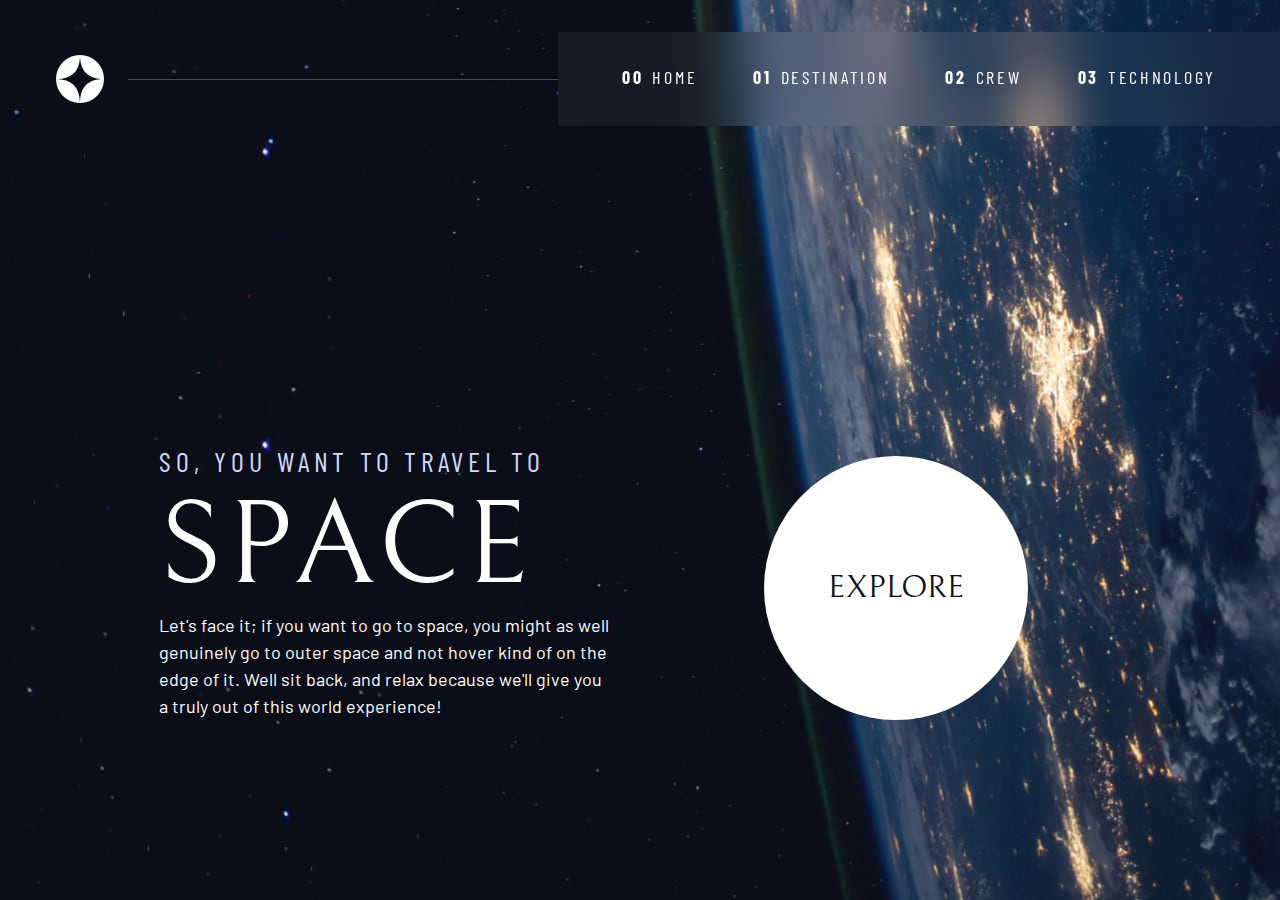
<file: site/index.html>
<!DOCTYPE html>
<html lang="en">
  <head>
    <meta charset="UTF-8" />
    <meta name="viewport" content="width=device-width, initial-scale=1.0" />

    <link
      rel="icon"
      type="image/png"
      sizes="32x32"
      href="./assets/favicon-32x32.png"
    />
    <!-- Google fonts -->
    <link rel="preconnect" href="https://fonts.googleapis.com" />
    <link rel="preconnect" href="https://fonts.gstatic.com" crossorigin />
    <link
      href="https://fonts.googleapis.com/css2?family=Barlow+Condensed:wght@400;700&family=Bellefair&family=Barlow:wght@400;700&display=swap"
      rel="stylesheet"
    />
    <!-- Our custom CSS -->
    <link rel="stylesheet" href="index.css" />
    <script src="./script.js" defer></script>
    <title>Frontend Mentor | Space tourism website</title>
  </head>
  <body class="home">
    <header class="primary-header flex">
      <div>
        <img
          src="../space-tourism-website-main/starter-code/assets/shared/logo.svg"
          alt="space tourism logo"
          class="logo"
        />
      </div>
      <button class="mobile-nav-toggle" aria-controls="primary-navigation">
        <span class="sr-only" aria-expanded="false">Menu</span>
      </button>
      <nav>
        <ul id="primary-navigation" class="primary-navigation underline-indicators flex" data-visible="false">
          <li>
            <a
              class="ff-sans-cond uppercase text-white letter-spacing-2"
              href="index.html"
              ><span>00</span>Home</a
            >
          </li>
          <li>
            <a
              class="ff-sans-cond uppercase text-white letter-spacing-2"
              href="destination.html"
              ><span>01</span>Destination</a
            >
          </li>
          <li>
            <a
              class="ff-sans-cond uppercase text-white letter-spacing-2"
              href="crew.html"
              ><span>02</span>Crew</a
            >
          </li>
          <li>
            <a
              class="ff-sans-cond uppercase text-white letter-spacing-2"
              href="technology.html"
              ><span>03</span>Technology</a
            >
          </li>
        </ul>
      </nav>
    </header>
    <div class="grid-container grid-container--home">
      <div>
        <h1 class="text-accent fs-500 ff-sans-cond uppercase letter-spacing-1">
          So, you want to travel to
          <span class="d-block fs-900 ff-serif text-white">Space</span>
        </h1>
        <p>
          Let's face it; if you want to go to space, you might as well genuinely
          go to outer space and not hover kind of on the edge of it. Well sit
          back, and relax because we'll give you a truly out of this world
          experience!
        </p>
      </div>
      <div>
        <a href="#" class="large-button uppercase ff-serif text-dark bg-white"
          >Explore</a
        >
      </div>
    </div>
  </body>
</html>
</file>
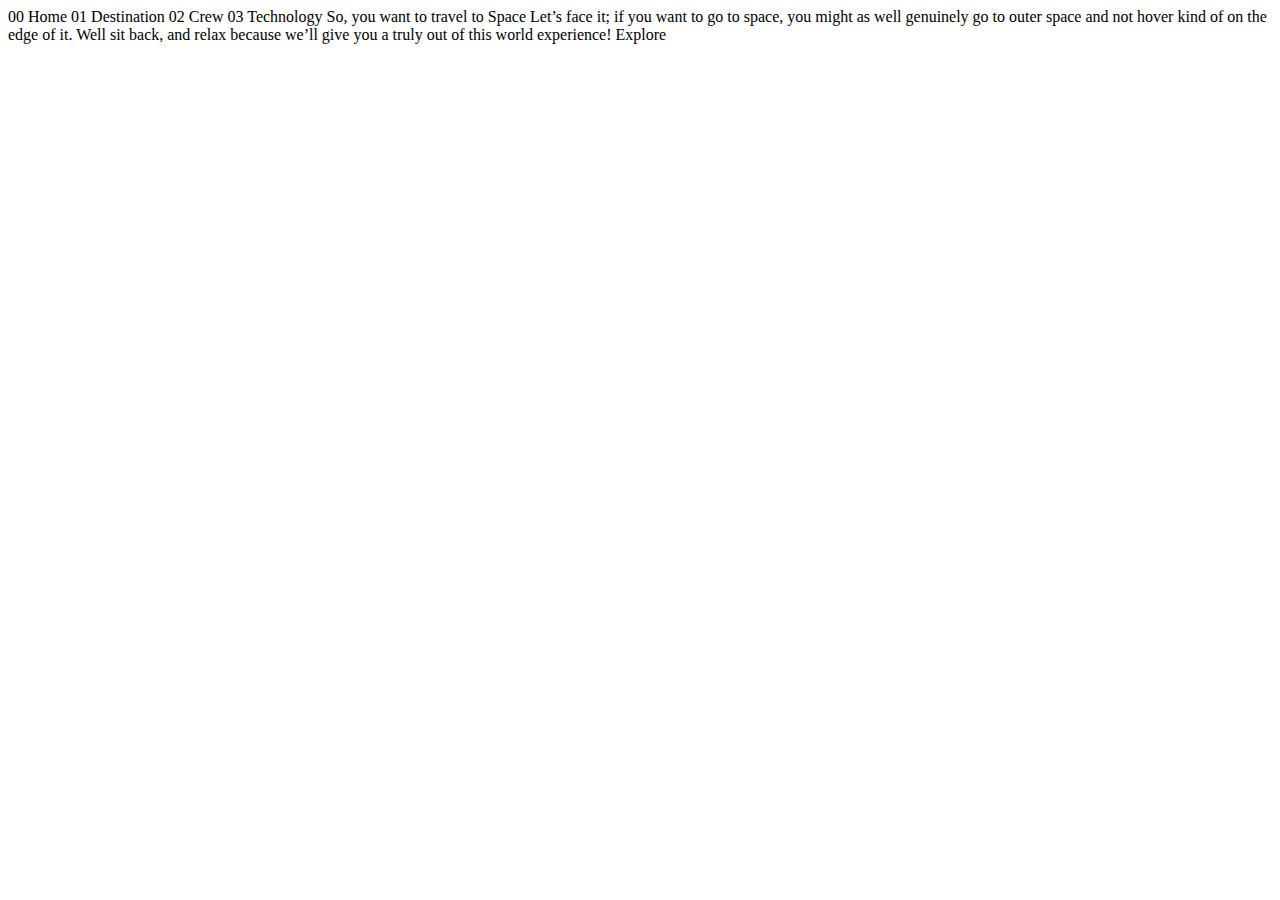
<file: space-tourism-website-main/starter-code/index.html>
<!DOCTYPE html>
<html lang="en">
<head>
  <meta charset="UTF-8">
  <meta name="viewport" content="width=device-width, initial-scale=1.0">

  <link rel="icon" type="image/png" sizes="32x32" href="./assets/favicon-32x32.png">
  
  <title>Frontend Mentor | Space tourism website</title>
</head>
<body>

  00 Home
  01 Destination
  02 Crew
  03 Technology

  So, you want to travel to
  Space
  Let’s face it; if you want to go to space, you might as well genuinely go to 
  outer space and not hover kind of on the edge of it. Well sit back, and relax 
  because we’ll give you a truly out of this world experience!

  Explore

</body>
</html>
</file>
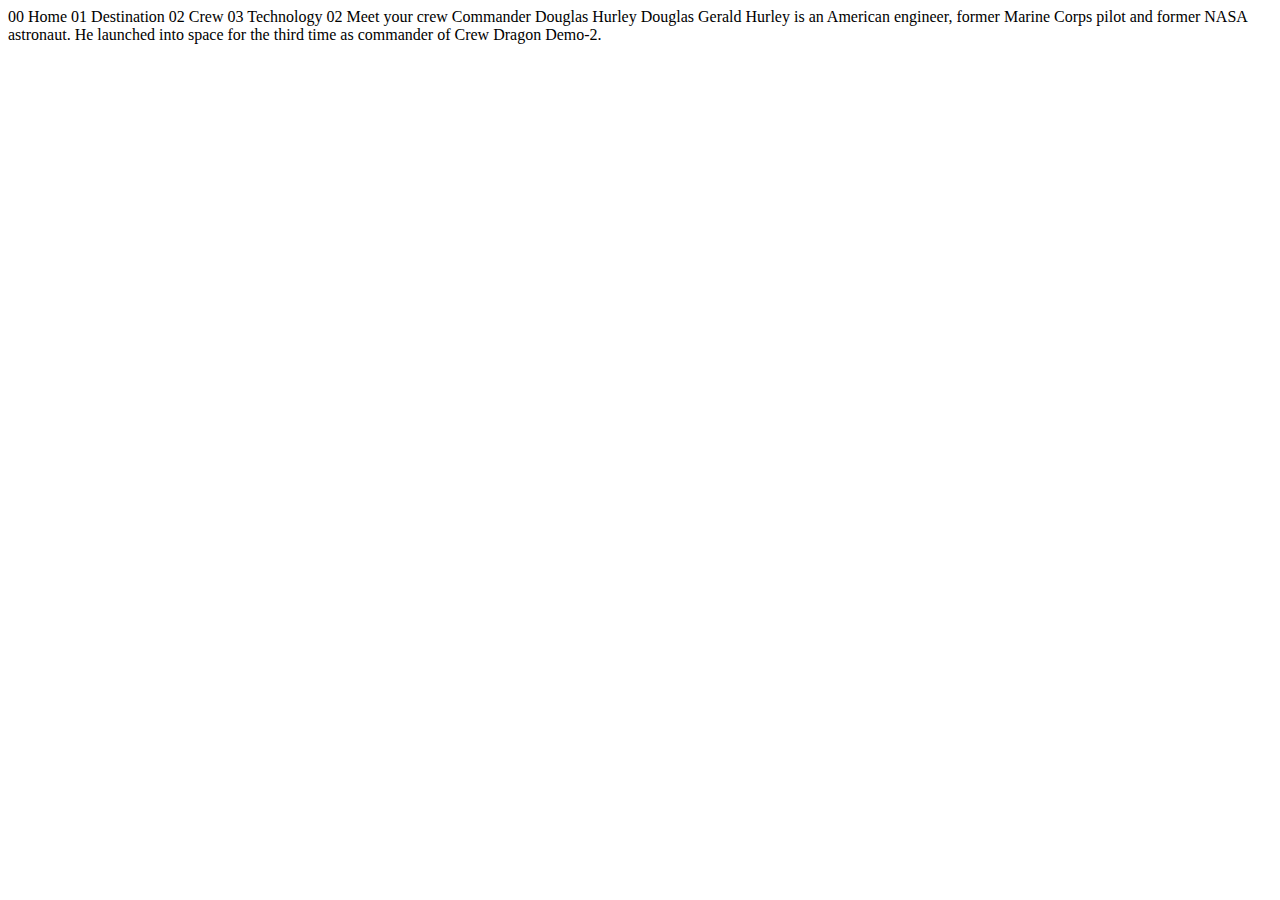
<file: space-tourism-website-main/starter-code/crew-commander.html>
<!DOCTYPE html>
<html lang="en">
<head>
  <meta charset="UTF-8">
  <meta name="viewport" content="width=device-width, initial-scale=1.0">

  <link rel="icon" type="image/png" sizes="32x32" href="./assets/favicon-32x32.png">
  
  <title>Frontend Mentor | Space tourism website</title>
</head>
<body>

  00 Home
  01 Destination
  02 Crew
  03 Technology

  02 Meet your crew

  Commander
  Douglas Hurley

  Douglas Gerald Hurley is an American engineer, former Marine Corps pilot 
  and former NASA astronaut. He launched into space for the third time as 
  commander of Crew Dragon Demo-2.
</body>
</html>
</file>
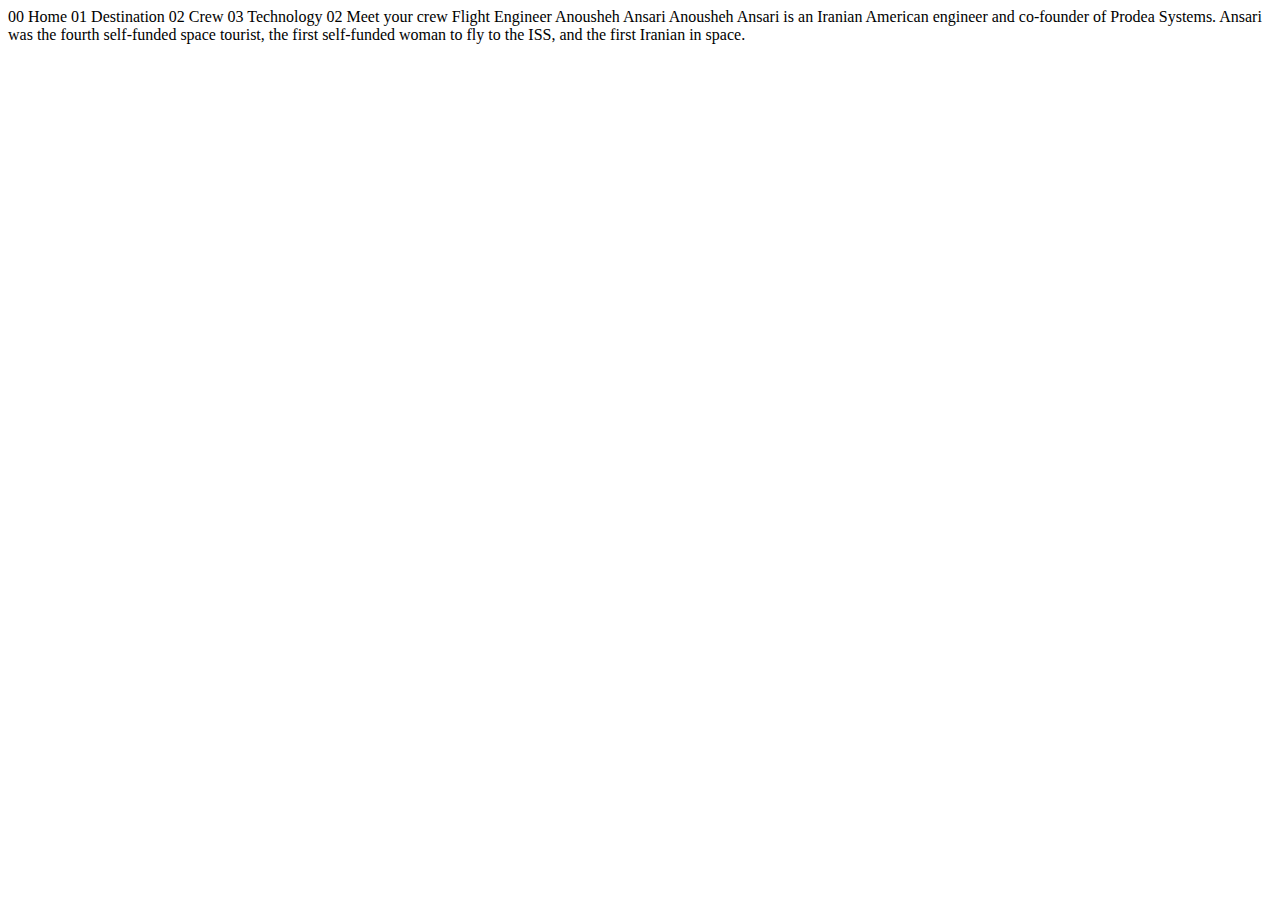
<file: space-tourism-website-main/starter-code/crew-engineer.html>
<!DOCTYPE html>
<html lang="en">
<head>
  <meta charset="UTF-8">
  <meta name="viewport" content="width=device-width, initial-scale=1.0">

  <link rel="icon" type="image/png" sizes="32x32" href="./assets/favicon-32x32.png">
  
  <title>Frontend Mentor | Space tourism website</title>
</head>
<body>

  00 Home
  01 Destination
  02 Crew
  03 Technology

  02 Meet your crew

  Flight Engineer
  Anousheh Ansari

  Anousheh Ansari is an Iranian American engineer and co-founder of Prodea Systems. 
  Ansari was the fourth self-funded space tourist, the first self-funded woman to 
  fly to the ISS, and the first Iranian in space. 
</body>
</html>
</file>
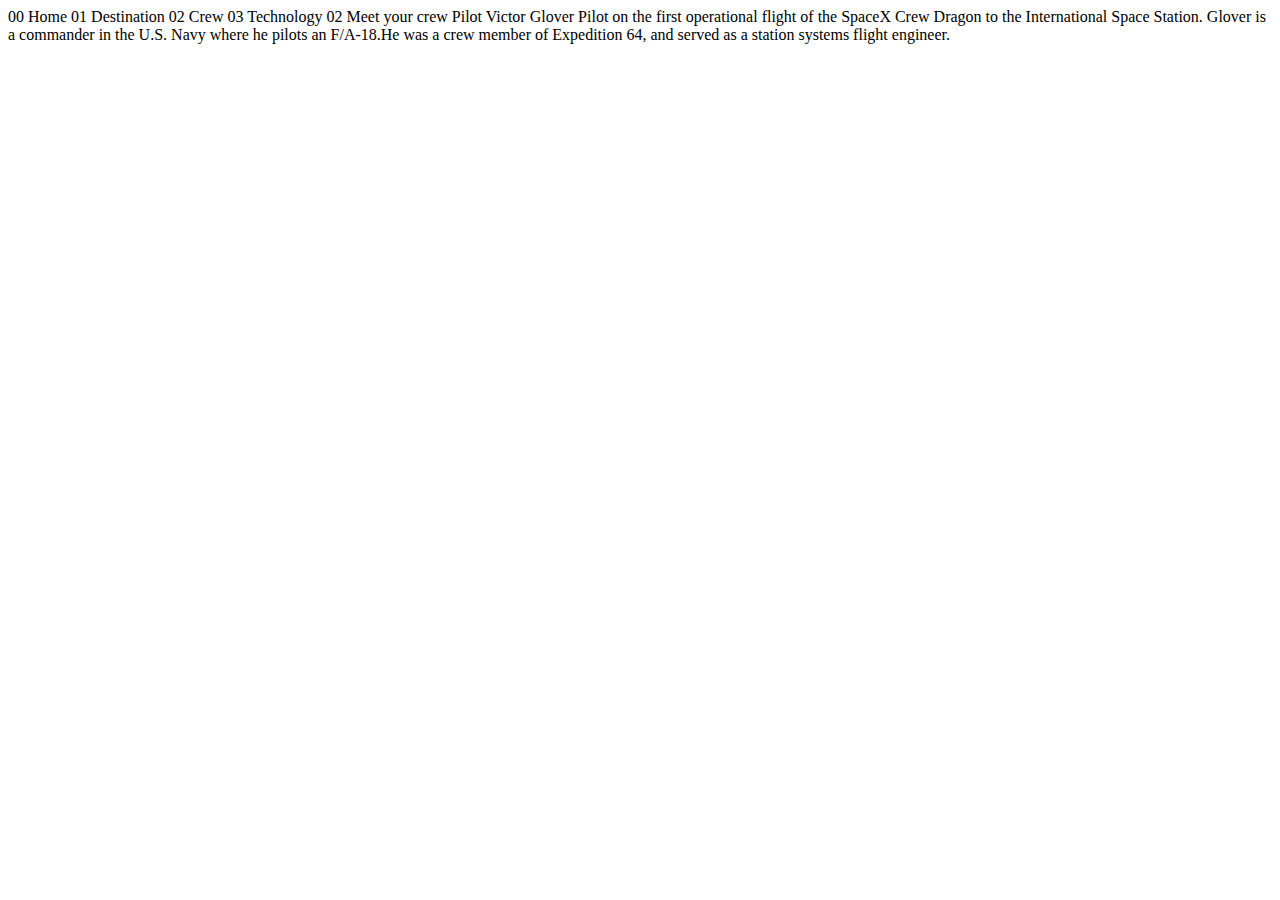
<file: space-tourism-website-main/starter-code/crew-pilot.html>
<!DOCTYPE html>
<html lang="en">
<head>
  <meta charset="UTF-8">
  <meta name="viewport" content="width=device-width, initial-scale=1.0">

  <link rel="icon" type="image/png" sizes="32x32" href="./assets/favicon-32x32.png">
  
  <title>Frontend Mentor | Space tourism website</title>
</head>
<body>

  00 Home
  01 Destination
  02 Crew
  03 Technology

  02 Meet your crew

  Pilot
  Victor Glover

  Pilot on the first operational flight of the SpaceX Crew Dragon to the 
  International Space Station. Glover is a commander in the U.S. Navy where 
  he pilots an F/A-18.He was a crew member of Expedition 64, and served as a 
  station systems flight engineer. 
</body>
</html>
</file>
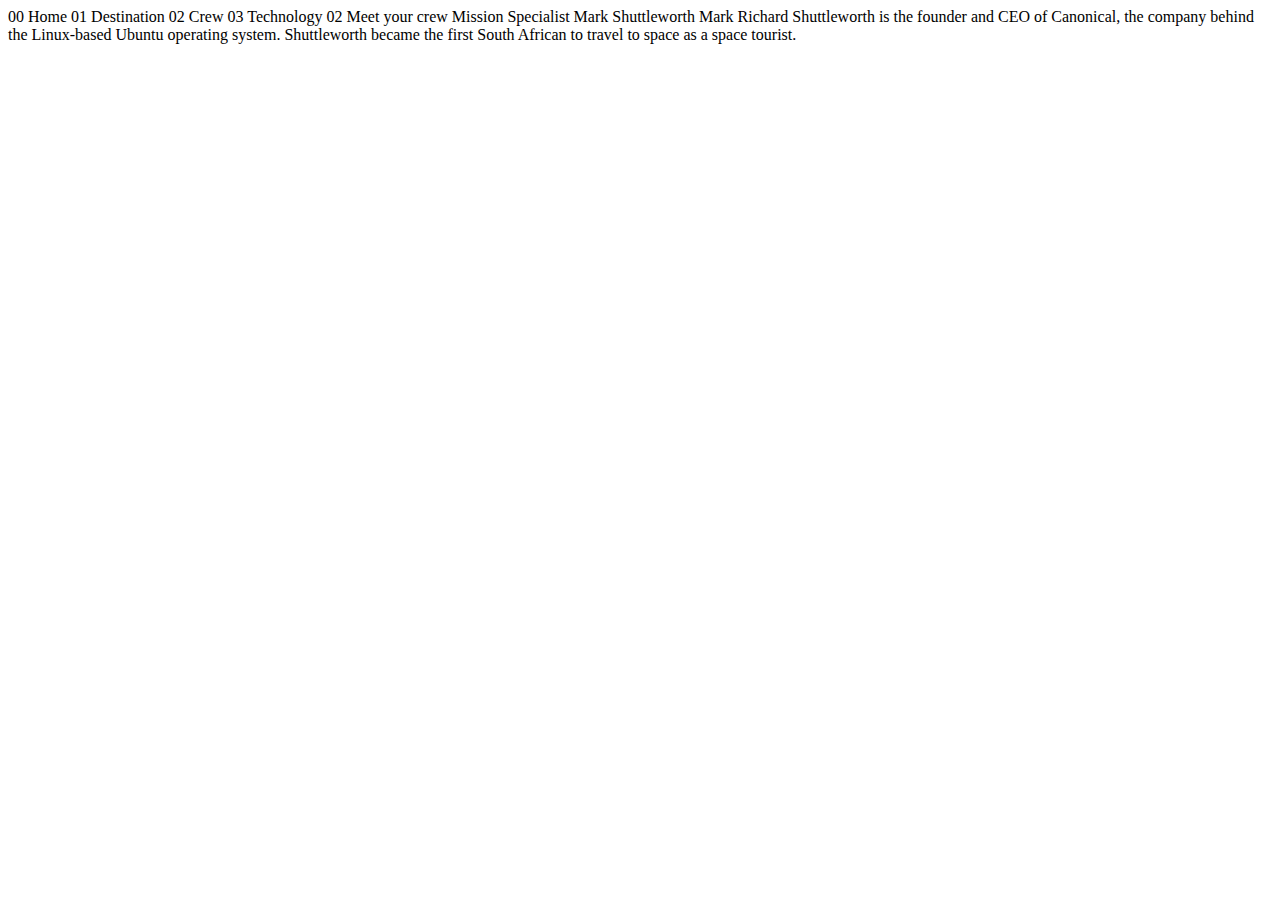
<file: space-tourism-website-main/starter-code/crew-specialist.html>
<!DOCTYPE html>
<html lang="en">
<head>
  <meta charset="UTF-8">
  <meta name="viewport" content="width=device-width, initial-scale=1.0">

  <link rel="icon" type="image/png" sizes="32x32" href="./assets/favicon-32x32.png">
  
  <title>Frontend Mentor | Space tourism website</title>
</head>
<body>

  00 Home
  01 Destination
  02 Crew
  03 Technology

  02 Meet your crew

  Mission Specialist
  Mark Shuttleworth

  Mark Richard Shuttleworth is the founder and CEO of Canonical, the company behind 
  the Linux-based Ubuntu operating system. Shuttleworth became the first South 
  African to travel to space as a space tourist.
</body>
</html>
</file>
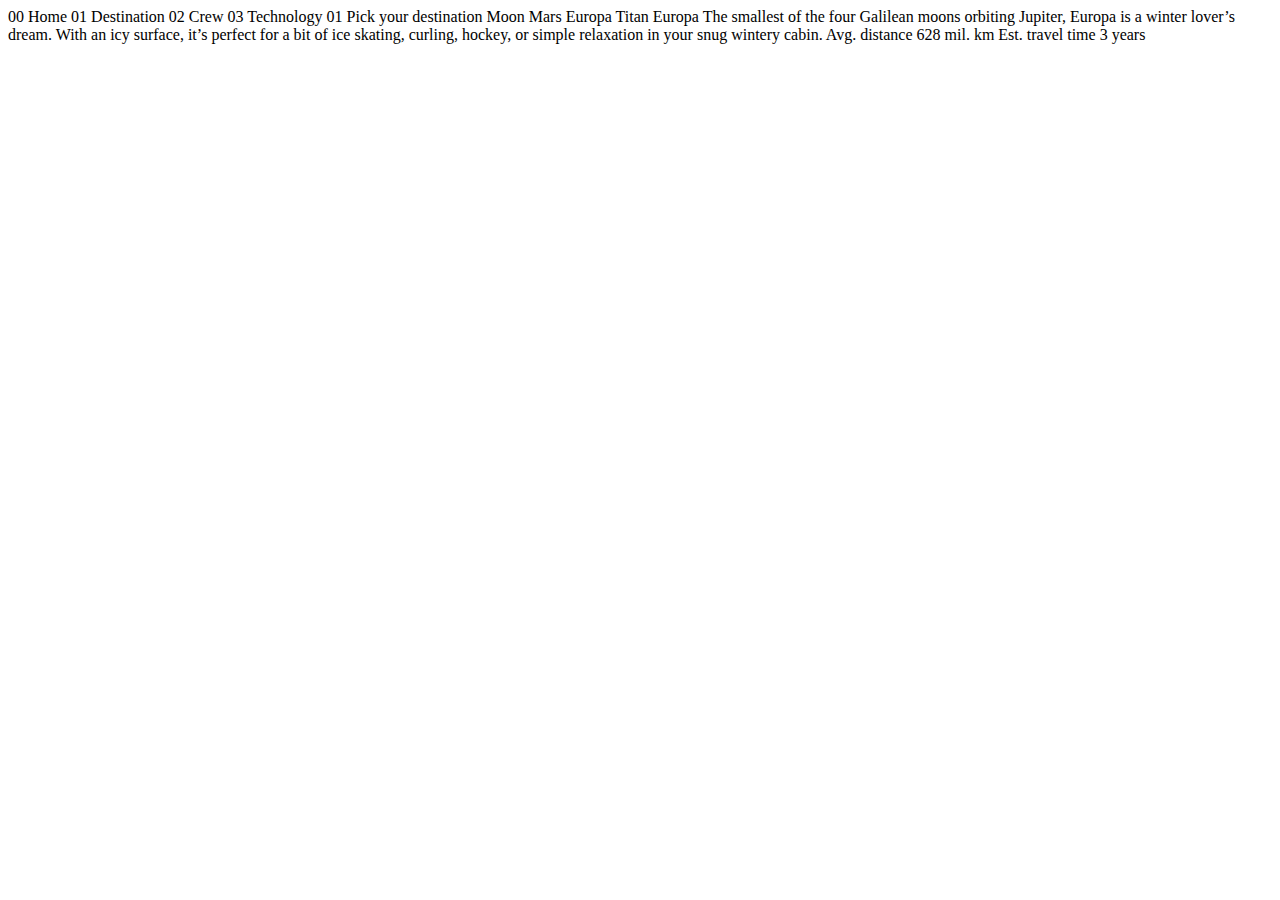
<file: space-tourism-website-main/starter-code/destination-europa.html>
<!DOCTYPE html>
<html lang="en">
<head>
  <meta charset="UTF-8">
  <meta name="viewport" content="width=device-width, initial-scale=1.0">

  <link rel="icon" type="image/png" sizes="32x32" href="./assets/favicon-32x32.png">
  
  <title>Frontend Mentor | Space tourism website</title>
</head>
<body>

  00 Home
  01 Destination
  02 Crew
  03 Technology

  01 Pick your destination

  Moon
  Mars
  Europa
  Titan

  Europa

  The smallest of the four Galilean moons orbiting Jupiter, Europa is a 
  winter lover’s dream. With an icy surface, it’s perfect for a bit of 
  ice skating, curling, hockey, or simple relaxation in your snug 
  wintery cabin.

  Avg. distance
  628 mil. km

  Est. travel time
  3 years
</body>
</html>
</file>
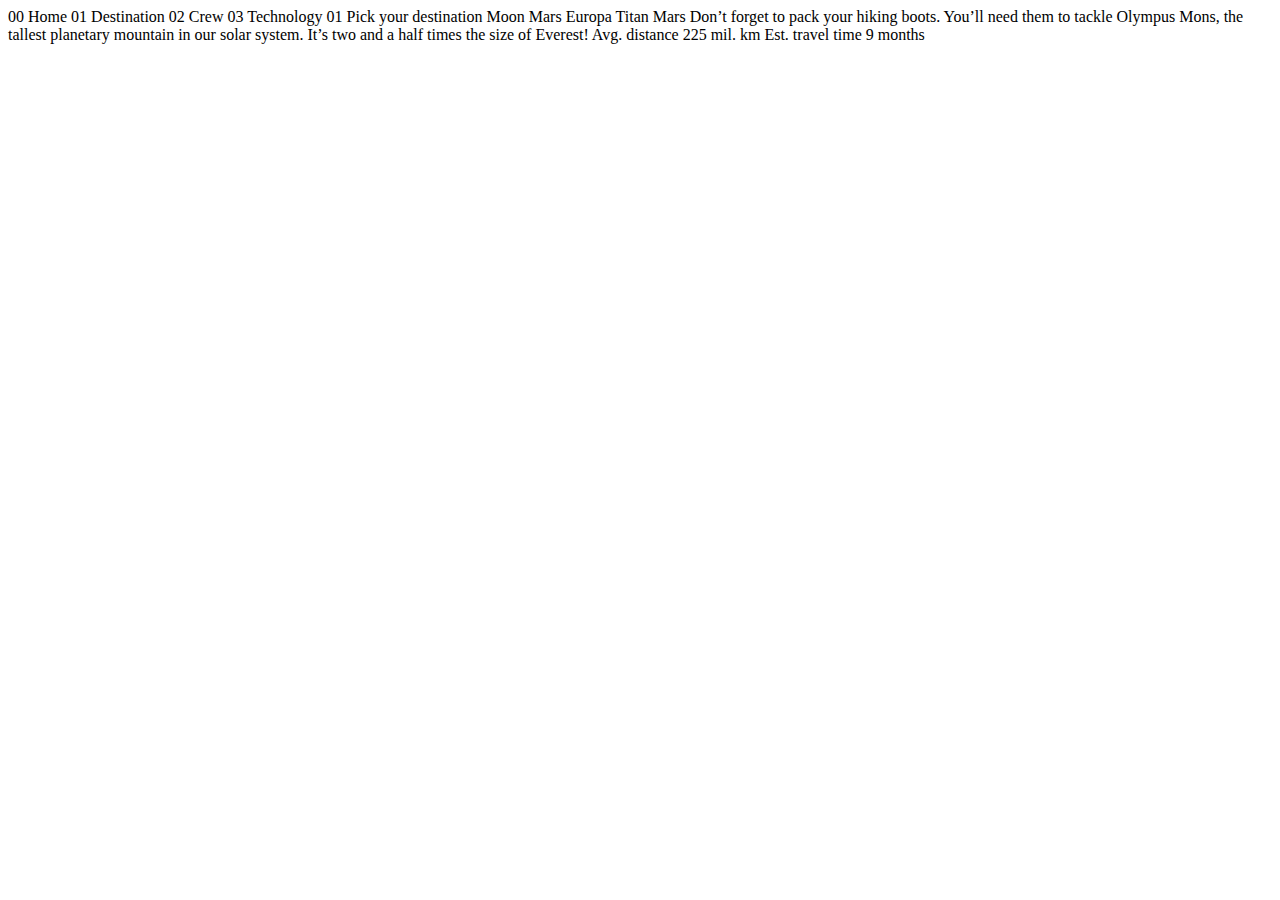
<file: space-tourism-website-main/starter-code/destination-mars.html>
<!DOCTYPE html>
<html lang="en">
<head>
  <meta charset="UTF-8">
  <meta name="viewport" content="width=device-width, initial-scale=1.0">

  <link rel="icon" type="image/png" sizes="32x32" href="./assets/favicon-32x32.png">
  
  <title>Frontend Mentor | Space tourism website</title>
</head>
<body>

  00 Home
  01 Destination
  02 Crew
  03 Technology

  01 Pick your destination

  Moon
  Mars
  Europa
  Titan

  Mars

  Don’t forget to pack your hiking boots. You’ll need them to tackle Olympus Mons, 
  the tallest planetary mountain in our solar system. It’s two and a half times 
  the size of Everest!

  Avg. distance
  225 mil. km

  Est. travel time
  9 months
</body>
</html>
</file>
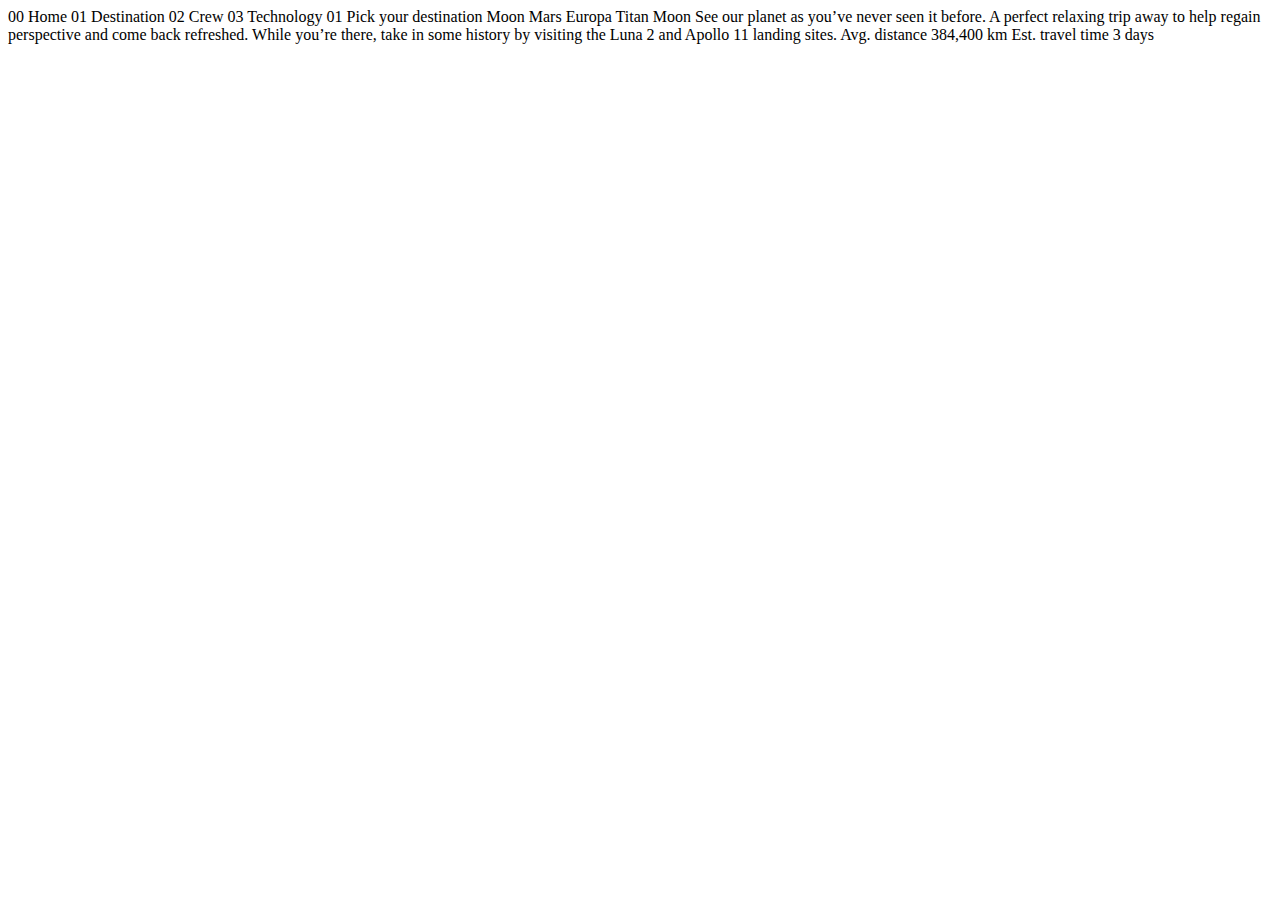
<file: space-tourism-website-main/starter-code/destination-moon.html>
<!DOCTYPE html>
<html lang="en">
<head>
  <meta charset="UTF-8">
  <meta name="viewport" content="width=device-width, initial-scale=1.0">

  <link rel="icon" type="image/png" sizes="32x32" href="./assets/favicon-32x32.png">
  
  <title>Frontend Mentor | Space tourism website</title>
</head>
<body>

  00 Home
  01 Destination
  02 Crew
  03 Technology

  01 Pick your destination

  Moon
  Mars
  Europa
  Titan

  Moon

  See our planet as you’ve never seen it before. A perfect relaxing trip away to help 
  regain perspective and come back refreshed. While you’re there, take in some history 
  by visiting the Luna 2 and Apollo 11 landing sites.

  Avg. distance
  384,400 km

  Est. travel time
  3 days
</body>
</html>
</file>
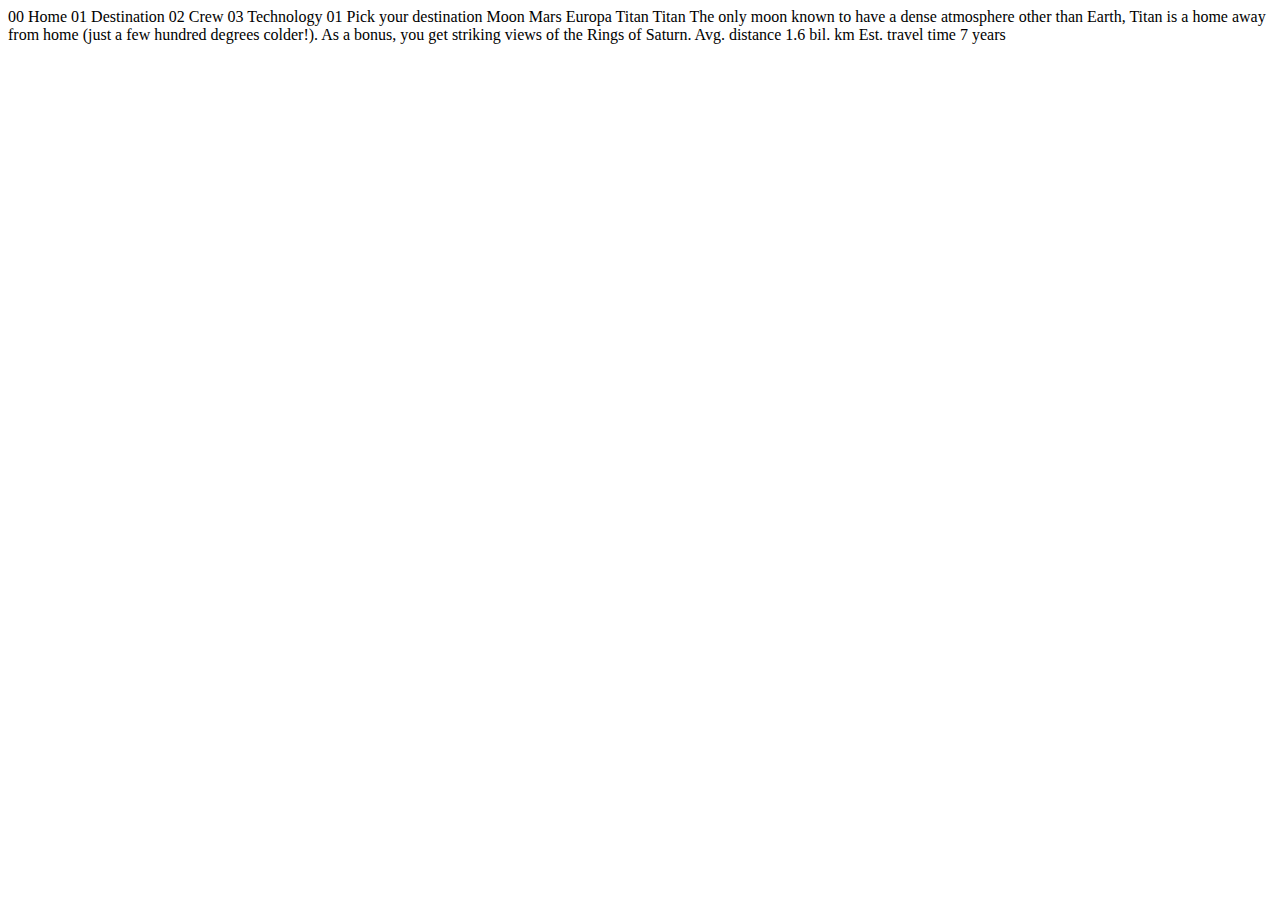
<file: space-tourism-website-main/starter-code/destination-titan.html>
<!DOCTYPE html>
<html lang="en">
<head>
  <meta charset="UTF-8">
  <meta name="viewport" content="width=device-width, initial-scale=1.0">

  <link rel="icon" type="image/png" sizes="32x32" href="./assets/favicon-32x32.png">
  
  <title>Frontend Mentor | Space tourism website</title>
</head>
<body>

  00 Home
  01 Destination
  02 Crew
  03 Technology

  01 Pick your destination

  Moon
  Mars
  Europa
  Titan

  Titan

  The only moon known to have a dense atmosphere other than Earth, Titan 
  is a home away from home (just a few hundred degrees colder!). As a 
  bonus, you get striking views of the Rings of Saturn.

  Avg. distance
  1.6 bil. km

  Est. travel time
  7 years
</body>
</html>
</file>
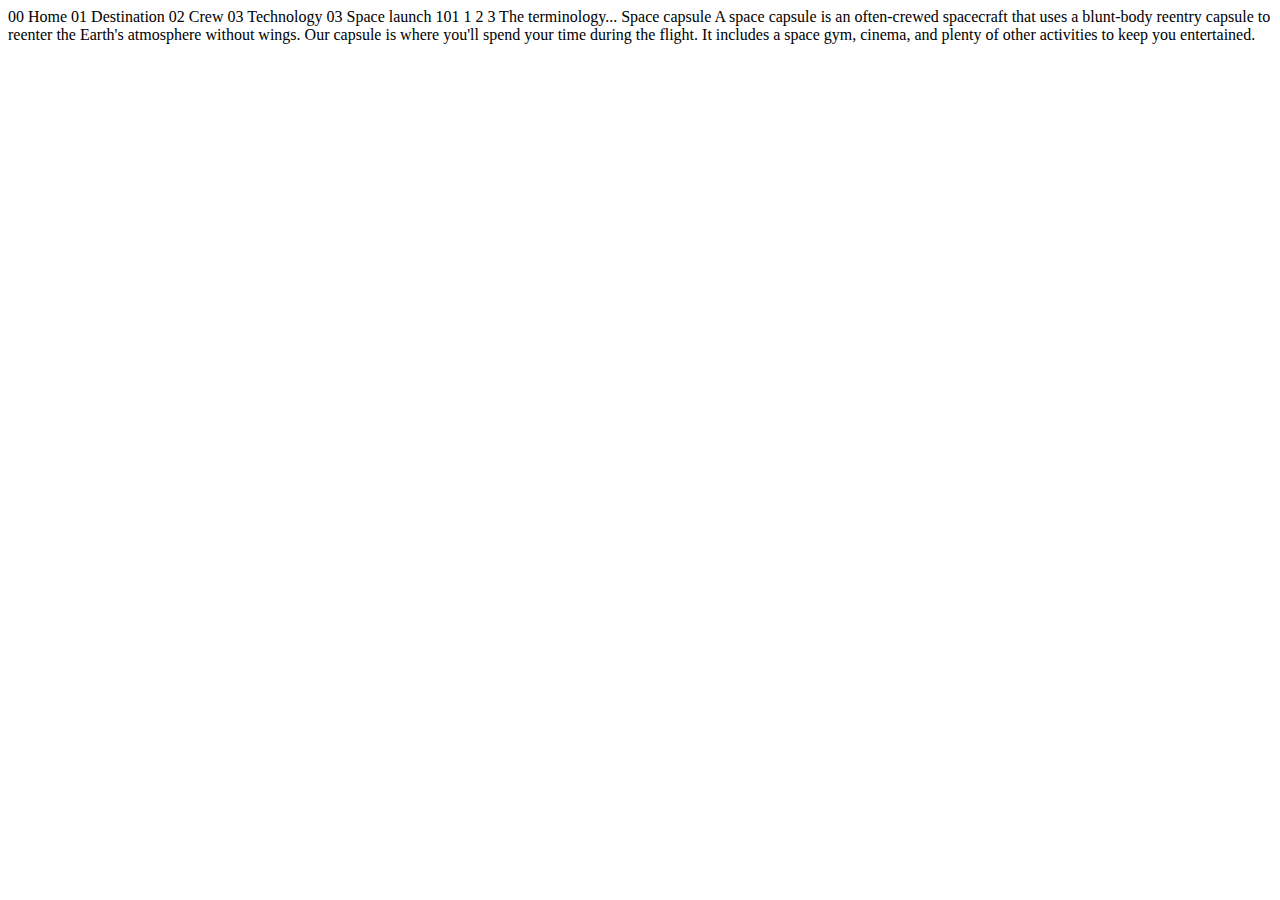
<file: space-tourism-website-main/starter-code/technology-capsule.html>
<!DOCTYPE html>
<html lang="en">
<head>
  <meta charset="UTF-8">
  <meta name="viewport" content="width=device-width, initial-scale=1.0">

  <link rel="icon" type="image/png" sizes="32x32" href="./assets/favicon-32x32.png">
  
  <title>Frontend Mentor | Space tourism website</title>
</head>
<body>

  00 Home
  01 Destination
  02 Crew
  03 Technology

  03 Space launch 101

  1
  2
  3

  The terminology...
  Space capsule

  A space capsule is an often-crewed spacecraft that uses a blunt-body reentry 
  capsule to reenter the Earth's atmosphere without wings. Our capsule is where 
  you'll spend your time during the flight. It includes a space gym, cinema, 
  and plenty of other activities to keep you entertained.
</body>
</html>
</file>
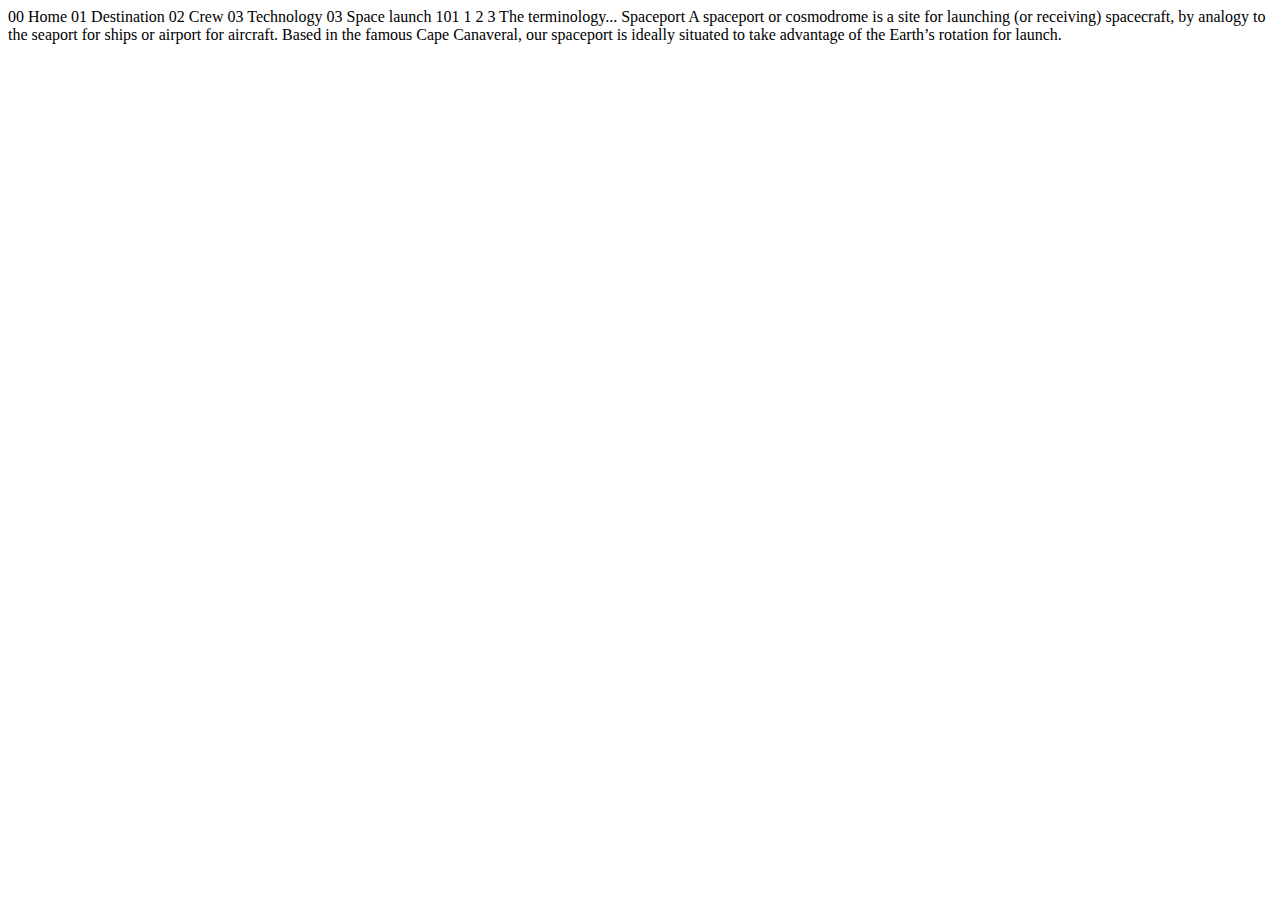
<file: space-tourism-website-main/starter-code/technology-spaceport.html>
<!DOCTYPE html>
<html lang="en">
<head>
  <meta charset="UTF-8">
  <meta name="viewport" content="width=device-width, initial-scale=1.0">

  <link rel="icon" type="image/png" sizes="32x32" href="./assets/favicon-32x32.png">
  
  <title>Frontend Mentor | Space tourism website</title>
</head>
<body>

  00 Home
  01 Destination
  02 Crew
  03 Technology

  03 Space launch 101

  1
  2
  3

  The terminology...
  Spaceport

  A spaceport or cosmodrome is a site for launching (or receiving) spacecraft, 
  by analogy to the seaport for ships or airport for aircraft. Based in the 
  famous Cape Canaveral, our spaceport is ideally situated to take advantage 
  of the Earth’s rotation for launch.
</body>
</html>
</file>
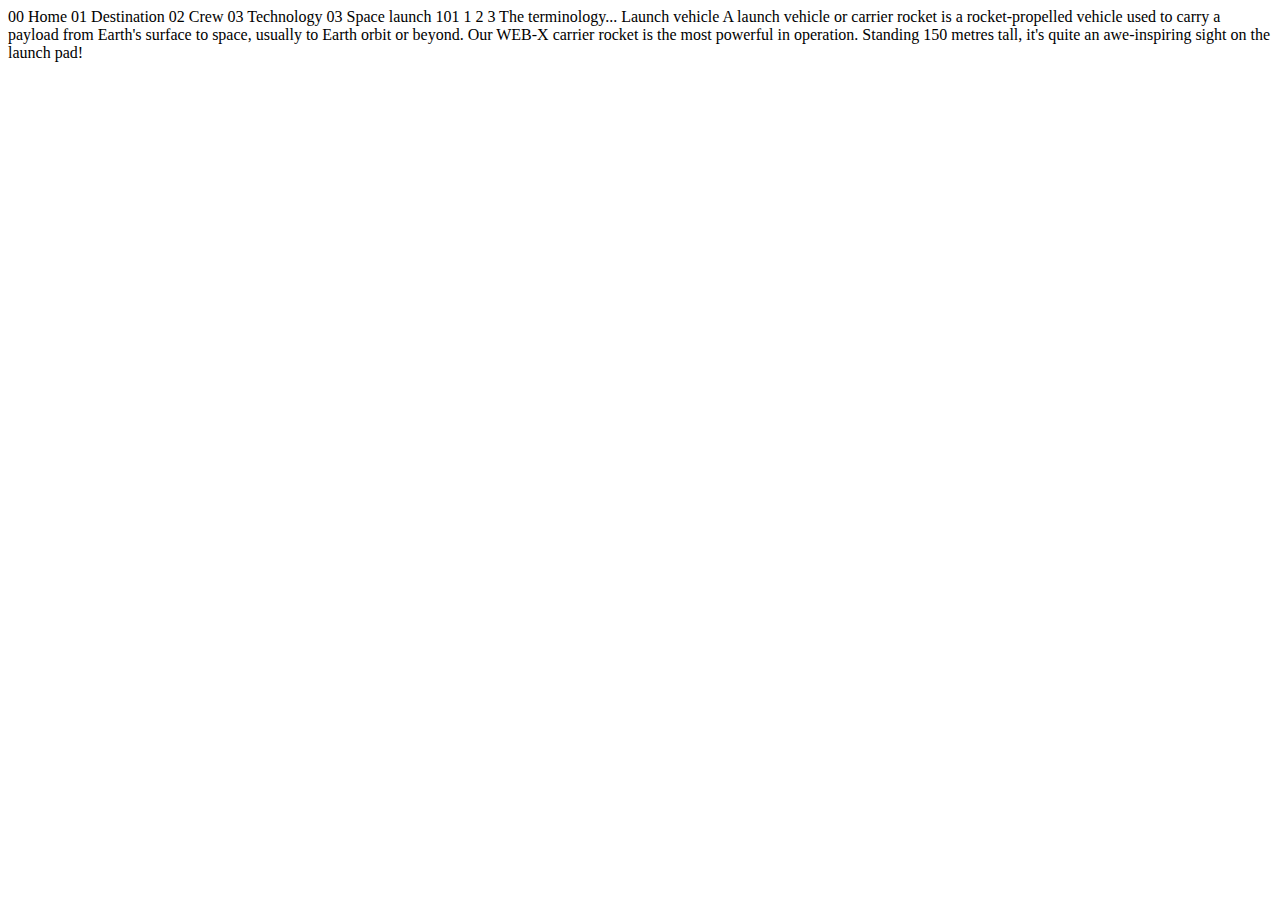
<file: space-tourism-website-main/starter-code/technology-vehicle.html>
<!DOCTYPE html>
<html lang="en">
<head>
  <meta charset="UTF-8">
  <meta name="viewport" content="width=device-width, initial-scale=1.0">

  <link rel="icon" type="image/png" sizes="32x32" href="./assets/favicon-32x32.png">
  
  <title>Frontend Mentor | Space tourism website</title>
</head>
<body>

  00 Home
  01 Destination
  02 Crew
  03 Technology

  03 Space launch 101

  1
  2
  3

  The terminology...
  Launch vehicle

  A launch vehicle or carrier rocket is a rocket-propelled vehicle used to carry a 
  payload from Earth's surface to space, usually to Earth orbit or beyond. Our 
  WEB-X carrier rocket is the most powerful in operation. Standing 150 metres tall, 
  it's quite an awe-inspiring sight on the launch pad!
</body>
</html>
</file>
<file: site/index.css>
/* --------------------------- */
/* Custom properties           */
/* --------------------------- */

:root {
  /* colors */
  --clr-dark: 230 35% 7%;
  --clr-light: 231 77% 90%;
  --clr-white: 0 0% 100%;
  
  /* font sizes */
  /* the plus allows the font to grow on zoom */
  --fs-900: clamp(5rem, 8vw + 1rem, 9.375rem);
  --fs-800: 3.5rem;
  --fs-700: 1.5rem;
  --fs-600: 1rem;
  --fs-500: 1.75rem;
  --fs-400: 0.9375rem;
  --fs-300: 1rem;
  --fs-200: 0.875rem;
  
  /* font families */
  --ff-serif: "Bellefair", serif;
  --ff-sans-cond: "Barlow Condensed", sans-seriff;
  --ff-sans-normal: "Barlow", sans-serif;
  
}

@media (min-width: 35em) {
  :root {
    /* font sizes */
    --fs-800: 5rem;
    --fs-700: 2.5rem;
    --fs-600: 1.5rem;
    --fs-400: 1rem;
  }
}

@media (min-width: 45em) {
  :root {
    /* font sizes */
    --fs-800: 6.25rem;
    --fs-700: 3.5rem;
    --fs-600: 2rem;
    --fs-400: 1.125rem;
  }
}

/* --------------------------- */
/* Reset                       */
/* --------------------------- */

/* https://piccalil.li/blog/a-modern-css-reset/ */

/* Box sizing */
*,
*::before,
*::after {
  box-sizing: border-box;
}

/* Reset margins */

body, h1, h2, h3, h4, h5, p, figure, picture {
  margin: 0;
}

h1, h2, h3, h4, h5, h6, p {
  font-weight: 400;
}

/* set up the body */
body {
  font-family: var(--ff-sans-normal);
  font-size: var(--fs-400);
  color: hsl(var(--clr-white));
  background-color: hsl(var(--clr-dark));
  line-height: 1.5;
  min-height: 100vh; 
  
  display: grid;
  grid-template-rows: min-content 1fr;
  overflow-x: hidden;
}

/* make images to work with */
img,
picture {
  max-width: 100%;
  display: block;
}

/* forms reset */
input, button, textarea, select {
  font: inherit;
}

/* remove animations for people who've turned them off */
@media (prefers-reduced-motion: reduce) {
  *,
  *::before,
  *::after {
    animation-duration: 0.01ms !important;
    animation-iteration-count: 1 !important;
    transition-duration: 0.01ms !important;
    scroll-behavior: auto !important;
  }
}

/* --------------------------- */
/* Utility classes             */
/* --------------------------- */

.flex {
  display: flex;
  gap: var(--gap, 1rem);
}

.grid {
  display: grid;
  gap: var(--gap, 1rem);
}

.d-block {
  display: block;
}

.container {
  padding: 0 2em;
  margin-inline: auto;
  max-width: 80rem;
}

.grid-container {
  text-align: center;
  display: grid;
  text-align: center;
  place-items: center;
  padding-inline: 1rem;
}

/* VERY USEFUL TO SET TEXT WIDTH */
.grid-container  * {
  max-width: 45ch;
}

@media (min-width: 45rem) {
  .grid-container {
    text-align: left;
    column-gap: var(--container-gap, 2rem);
    grid-template-columns: minmax(2rem, 1fr) repeat(2, minmax(0px, 30rem)) minmax(2rem, 1fr);
  }
  
  .grid-container > *:first-child {
    grid-column: 2;
  }
  
  .grid-container > *:last-child {
    grid-column: 3;
  }
  
  .grid-container--home {
    padding-bottom: max(6rem, 20vh);
    align-items: end;
  }
}


/* great hack to add margin to all children of an elment without adding too much space on the bottom */
.flow > *:where(:not(:first-child)) {
  margin-top: var(--flow-space, 1rem);
}

.sr-only {
  position: absolute;
  width: 1px;
  height: 1px;
  padding: 0;
  margin: -1px;
  overflow: hidden;
  clip: rect(0, 0, 0, 0);
  white-space: nowrap;
  border: 0;
}

/* colors */

.bg-dark { background-color: hsl(var(--clr-dark))}
.bg-accent { background-color: hsl(var(--clr-light))}
.bg-white { background-color: hsl(var(--clr-white))}

.text-dark { color: hsl(var(--clr-dark))}
.text-accent { color: hsl(var(--clr-light))}
.text-white { color: hsl(var(--clr-white))}

/* typography */

.ff-serif {font-family: var(--ff-serif);}
.ff-sans-cond {font-family: var(--ff-sans-cond);}
.ff-sans-normal {font-family: var(--ff-sans-normal);}

.letter-spacing-1 {letter-spacing: 4.75px;}
.letter-spacing-2 {letter-spacing: 2.7px;}
.letter-spacing-3 {letter-spacing: 2.35px;}

.uppercase {text-transform: uppercase;}

.fs-900 {font-size: var(--fs-900)}
.fs-800 {font-size: var(--fs-800)}
.fs-700 {font-size: var(--fs-700)}
.fs-600 {font-size: var(--fs-600)}
.fs-500 {font-size: var(--fs-500)}
.fs-400 {font-size: var(--fs-400)}
.fs-300 {font-size: var(--fs-300)}
.fs-200 {font-size: var(--fs-200)}

.fs-900, .fs-800, .fs-700, .fs-600 {
  line-height: 1.1;
}

.numbered-title {
  font-family: var(--ff-sans-cond);
  font-size: var(--fs-500);
  text-transform: uppercase;
  letter-spacing: 4.72px;
}

.numbered-title span {
  margin-right: .5em;
  font-weight: 700;
  color: hsl(var(--clr-white) / 0.25);
}

/* --------------------------- */
/* Components             */
/* --------------------------- */

.large-button {
  font-size: 2rem;
  display: inline-grid;
  position: relative;
  z-index: 1;
  place-items: center;
  padding: 0 2em;
  aspect-ratio: 1;
  border-radius: 50%;
  text-decoration: none;
}

.large-button::after {
  content: '';
  position: absolute;
  z-index: -1;
  width: 100%;
  height: 100%;
  background-color: hsl(var(--clr-white) / 0.1);
  border-radius: 50%;
  opacity: 0;
  transition: transform 500ms ease-in-out, opacity 500ms linear;
}

.large-button:hover::after,
.large-button:focus::after {
  transform: scale(1.5);
  opacity: 1;
}

/* primary-header */

/* HOW CLAMP WORKS - it can't go lower than 1.5, it wants to be at 5vw and it won't go further than 3.5 */
.logo {
  margin: 1.5rem clamp(1.5rem, 5vw, 3.5rem);
}

.primary-header {
  justify-content: space-between;
  align-items: center;
}

.primary-navigation {
  --gap: clamp(1.5rem, 5vw, 3.5rem);
  --underline-gap: 2rem;
  list-style: none;
  padding: 0;
  margin: 0;
  background: hsl(var(--clr-dark) / 0.95);
}

.primary-navigation a {
  text-decoration: none;
}

.primary-navigation a > span {
  font-weight: 700;
  margin-right: .5em;
}

.mobile-nav-toggle {
  display: none;
}

/* GREAT FALLBACK FOR BROWSERS THAT DON'T SUPPORT A FEATURE */
@supports (backdrop-filter: blur(1rem)) {
  .primary-navigation {
    background: hsl(var(--clr-white) / 0.05);
  backdrop-filter: blur(1.5rem);
  }
}

@media (max-width: 35rem) {
  .primary-navigation {
    --underline-gap: 0.5rem;
    position: fixed;
    z-index: 1000;
    inset: 0 0 0 20%;
    list-style: none;
    padding: min(20rem, 15vh) 2rem;
    margin: 0;
    flex-direction: column;
    transform: translateX(100%);
    transition: transform 200ms ease-in-out;
  }

  .primary-navigation[data-visible="true"] {
    transform: translateX(0);
  }

  .mobile-nav-toggle {
    display: block;
    position: absolute;
    z-index: 2000;
    right: 1rem;
    top: 2rem;
    background: transparent;
    background-image: url(../space-tourism-website-main/starter-code/assets/shared/icon-hamburger.svg);
    background-repeat: no-repeat;
    background-position: center;
    width: 1.5rem;
    aspect-ratio: 1;
    border: 0;
  }

  .mobile-nav-toggle[aria-expanded="true"] {
    background-image: url(../space-tourism-website-main/starter-code/assets/shared/icon-close.svg);
  }

  .mobile-nav-toggle:focus-visible {
    outline: 5px solid white;
    outline-offset: 5px;
  }
  
  .primary-navigation.underline-indicators > .active {
    border: 0;
  }
}

@media (min-width: 35em) {
  .primary-navigation {
    padding-inline: clamp(3rem, 5vw, 7rem);
  }
}

@media (min-width: 35em) and (max-width: 44.999em) {
  .primary-navigation a > span {
    display: none;
  }
}

@media (min-width: 45em) {
  .primary-header::after {
    content: '';
    display: block;
    position: relative;
    height: 1px;
    width: 100%;
    margin-right: -2.5rem;
    background: hsl(var(--clr-white) / 0.25);
    order: 1;
  }

  nav {
    order: 2;
  }

  .primary-navigation {
    margin-block: 2rem;
  }

}

.underline-indicators > * {
  cursor: pointer;
  padding: var(--underline-gap, 1rem) 0;
  border: 0;
  border-bottom: .2rem solid hsl(var(--clr-white) / 0);
}

.underline-indicators > *:hover, 
.underline-indicators > *:focus {
  border-color: hsl(var(--clr-white) / 0.5);
}

.underline-indicators > .active,
.underline-indicators > [aria-selected="true"] {
  color: hsl(var(--clr-white) / 1);
  border-color: hsl(var(--clr-white) / 1);
}

.tab-list {
  --gap: 2rem;
}

.dot-indicators > * {
  cursor: pointer;
  border: 0;
  border-radius: 50%;
  aspect-ratio: 1;
  padding: .5em;
  background-color: hsl(var(--clr-white) / 0.25)
}

.dot-indicators > *:hover, 
.dot-indicators > *:focus {
  background-color: hsl(var(--clr-white) / 0.5)
}

.dot-indicators > [aria-selected="true"] {
  background-color: hsl(var(--clr-white) / 1);
}

.number-indicators {
  display: grid;
  position: absolute;
  place-items: center;
}

.number-indicators > * {
  cursor: pointer;
  border: .1rem solid hsl(var(--clr-white) / 0.5);
  border-radius: 50%;
  aspect-ratio: 1;
  padding: 0 1em;
  background-color: hsl(var(--clr-dark) / 1);
  color: hsl(var(--clr-white));
}
.number-indicators > *:hover, 
.number-indicators > *:focus {
  border: .1rem solid hsl(var(--clr-white) / 1);
}

.number-indicators > [aria-selected="true"] {
  background-color: hsl(var(--clr-white) / 1);
  color: hsl(var(--clr-dark));
}

/* ------------------------- */
/* Page specific background */
/* ------------------------ */

body {
  background-size: cover;
  background-position: center;
}

/* home */

.home {
  background-image: url(../space-tourism-website-main/starter-code/assets/home/background-home-mobile.jpg);
}

@media (min-width: 35rem) {
  .home {
    background-position: center center;
    background-image: url(../space-tourism-website-main/starter-code/assets/home/background-home-tablet.jpg);
  }
}

@media (min-width: 45rem) {
  .home {
    background-image: url(../space-tourism-website-main/starter-code/assets/home/background-home-desktop.jpg);
  }
}
</file>
